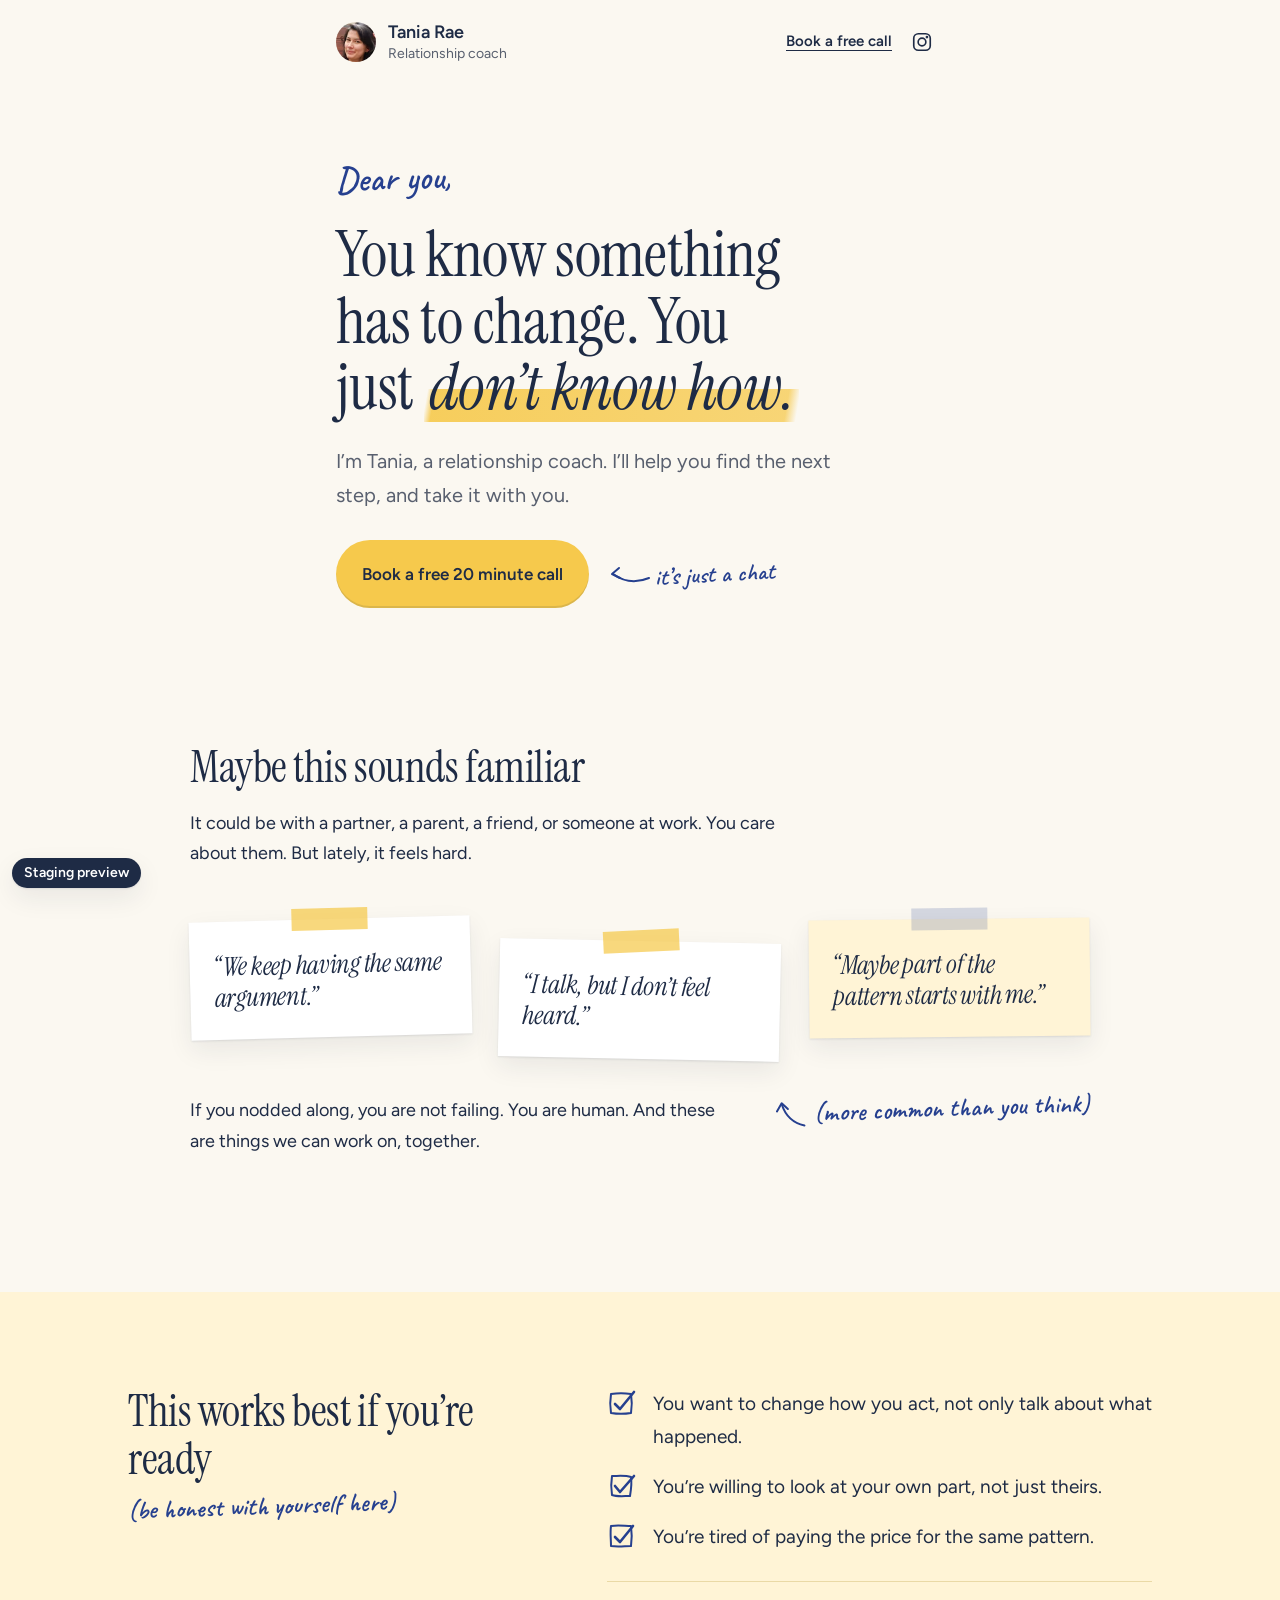
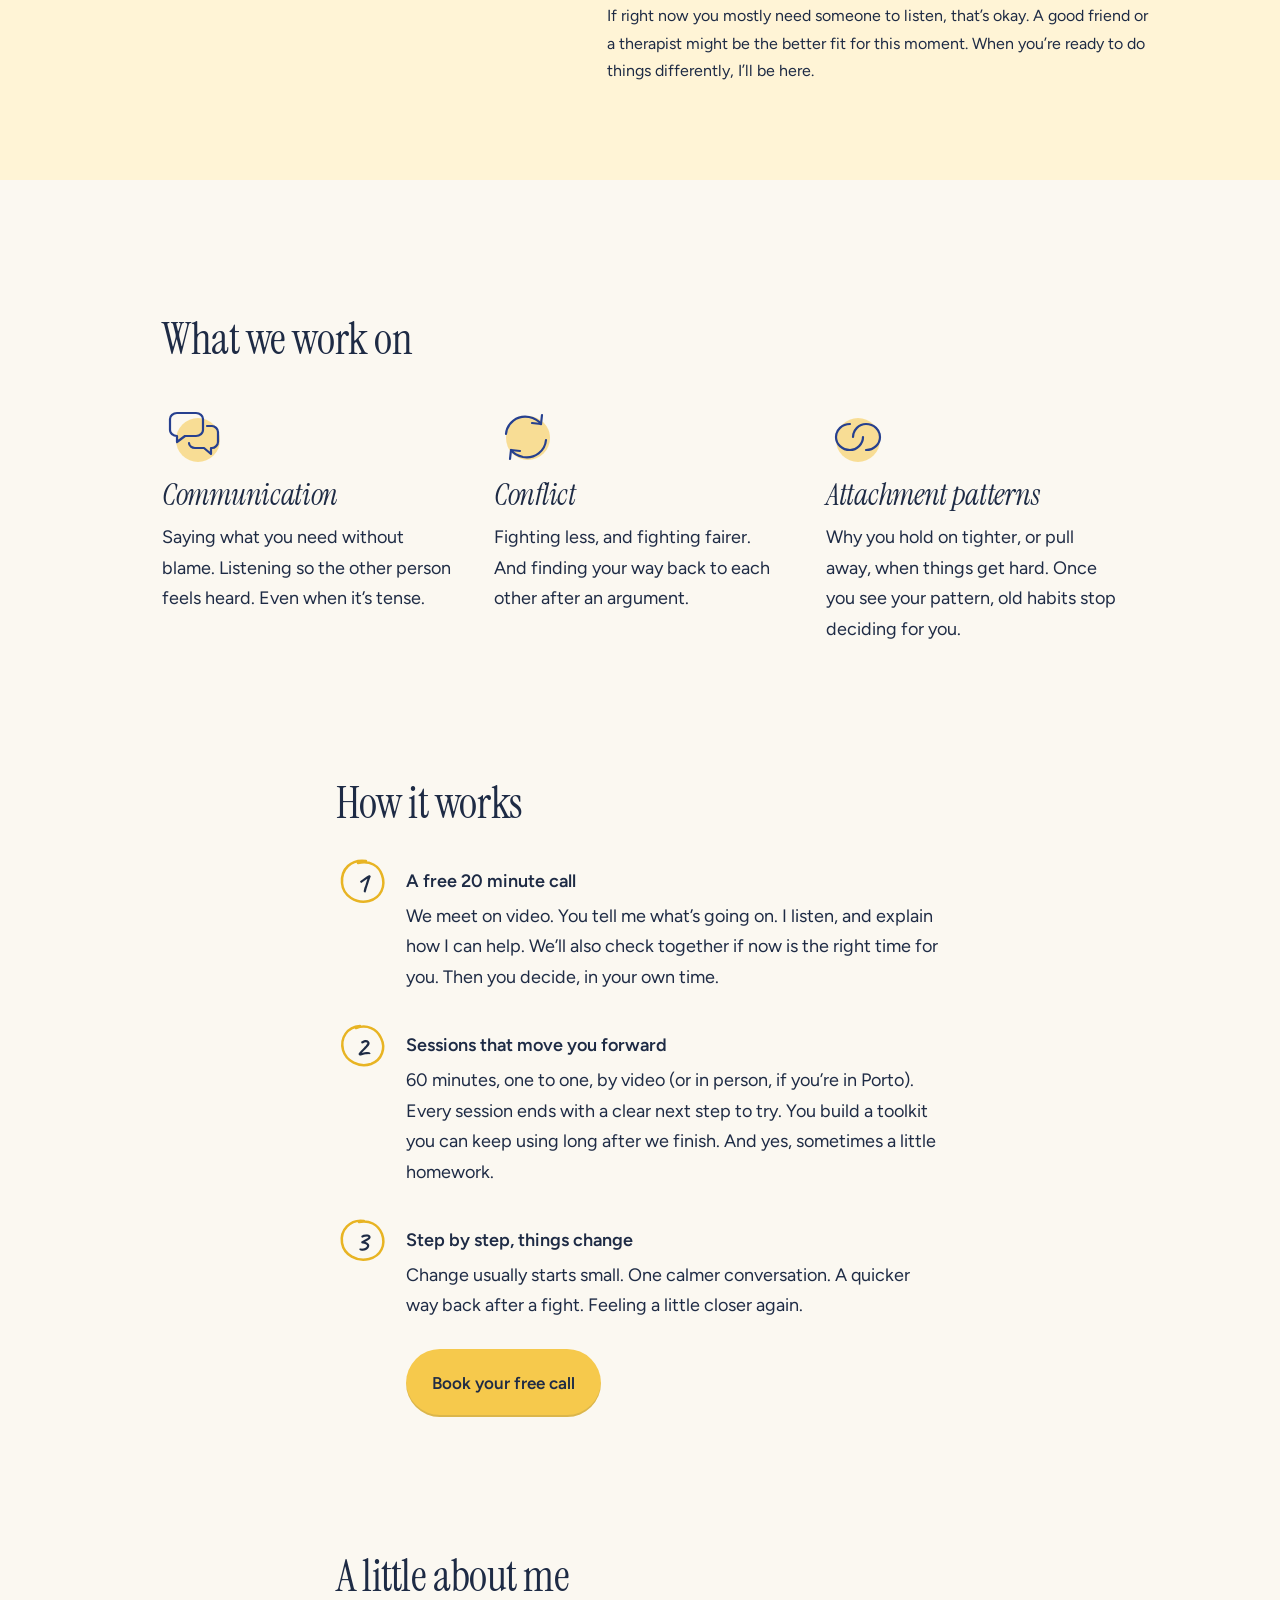
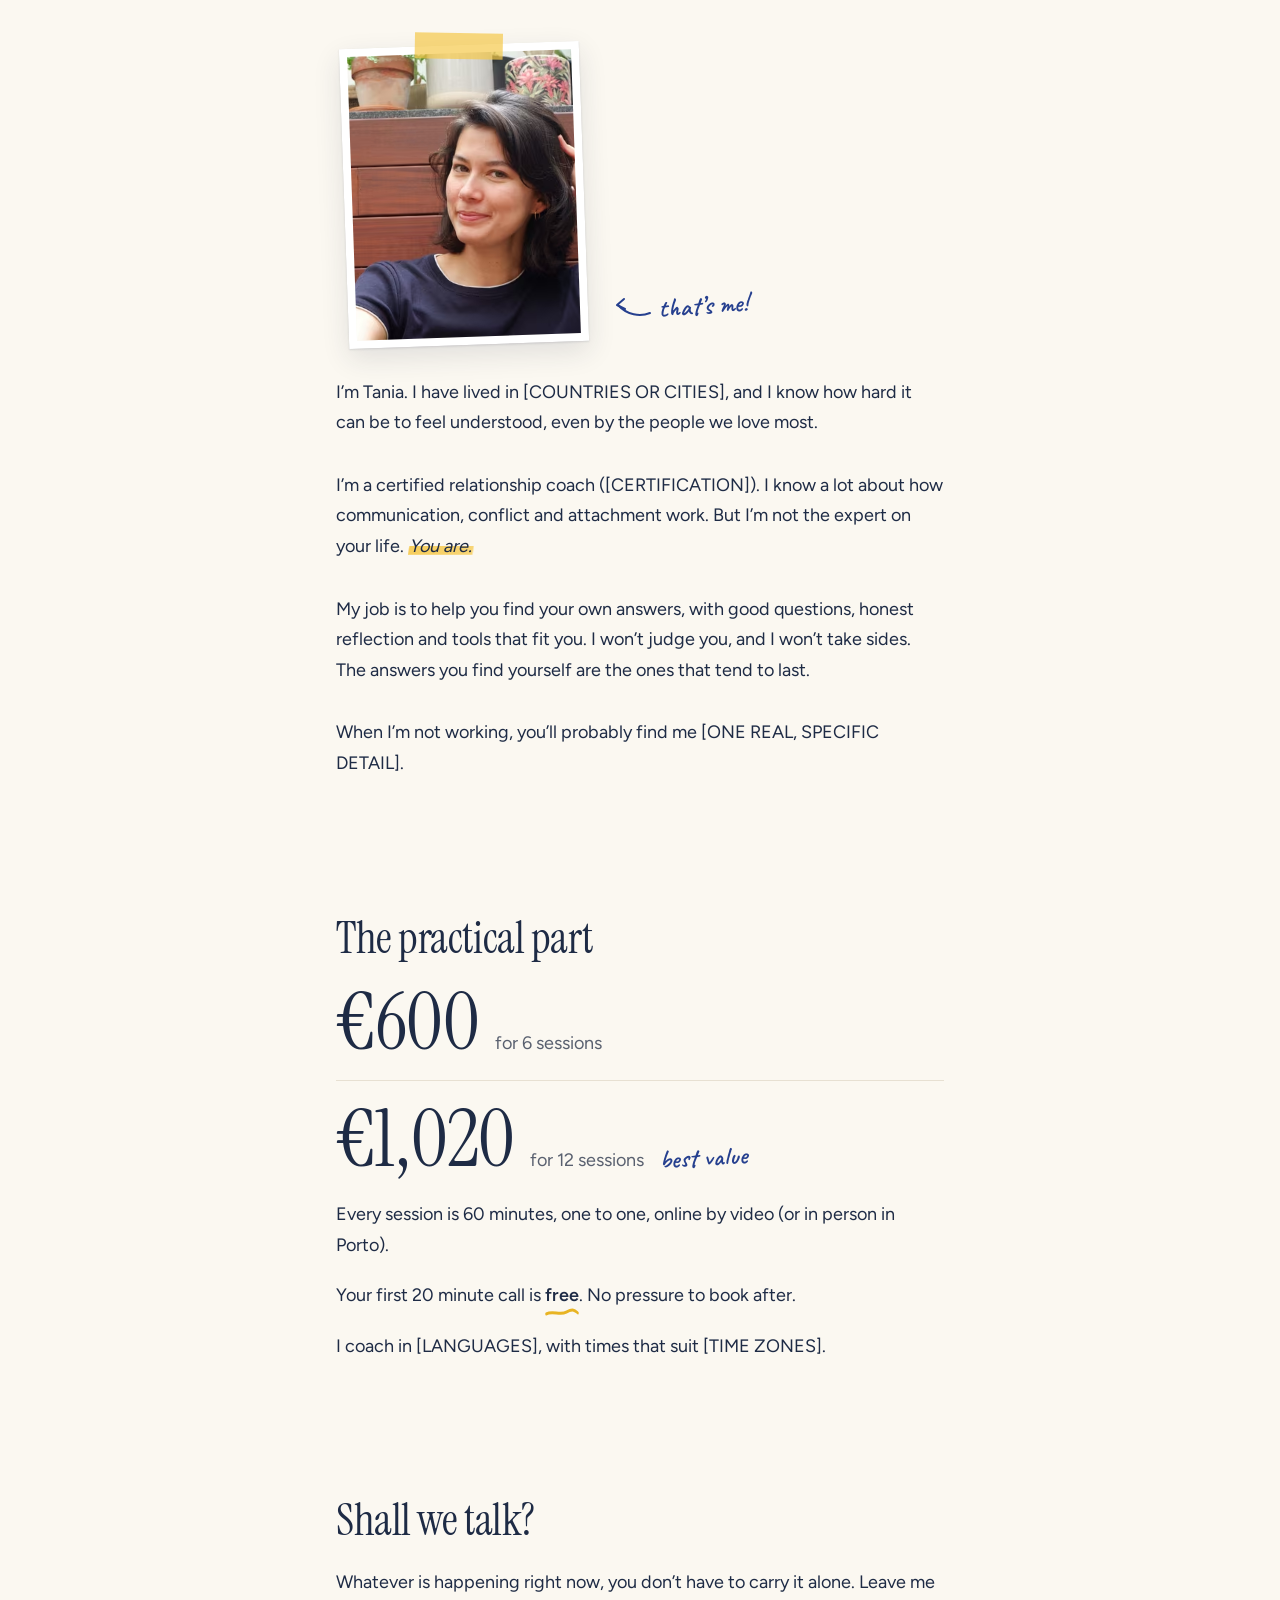
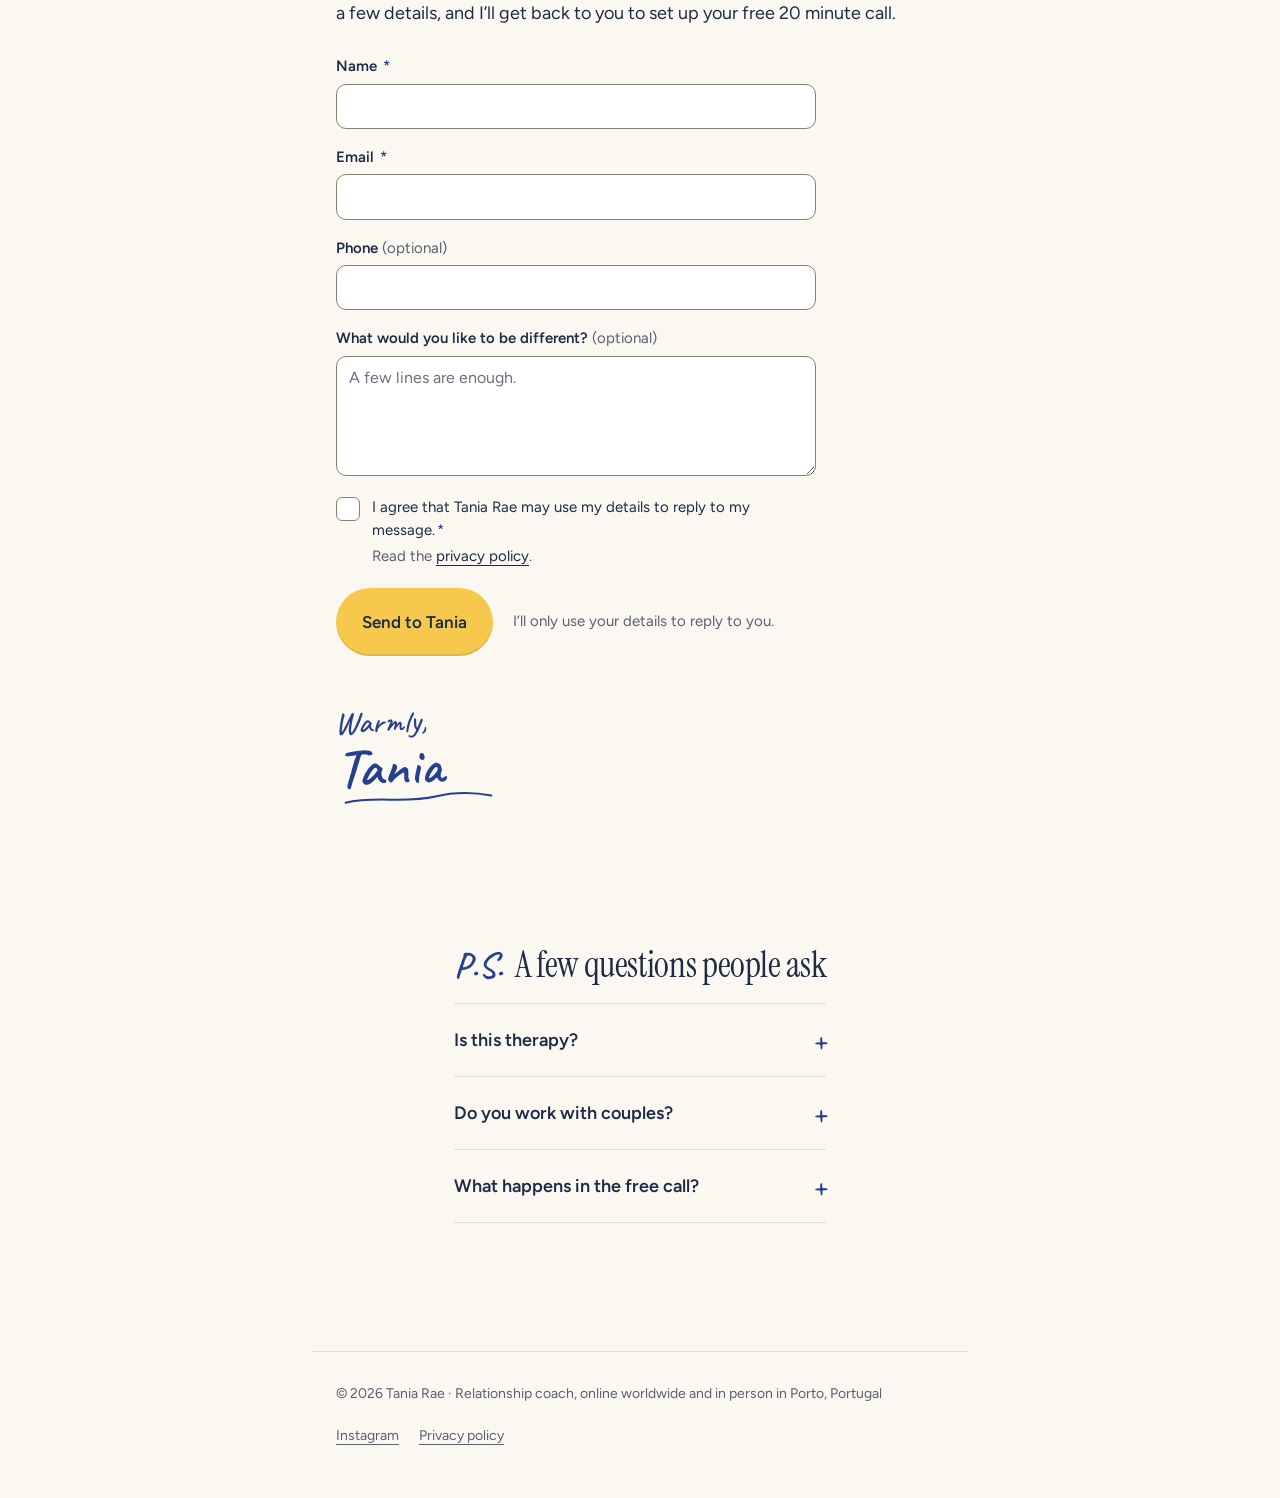
<file: index.html>
<!doctype html>
<html lang="en">
<head>
<meta charset="utf-8">
<meta name="viewport" content="width=device-width, initial-scale=1">
<!-- STAGING-ONLY -->
<meta name="robots" content="noindex, nofollow">
<!-- /STAGING-ONLY -->
<title>Tania Rae · Relationship Coach in Porto and Online</title>
<meta name="description" content="Relationship coaching with Tania Rae, online worldwide or in person in Porto: communication, conflict and attachment patterns. Free 20 minute call.">
<link rel="canonical" href="https://nathgouvea.github.io/taniarae-site-staging/">

<!-- Social sharing (Open Graph + Twitter/X) -->
<meta property="og:type" content="website">
<meta property="og:site_name" content="Tania Rae">
<meta property="og:locale" content="en_GB">
<meta property="og:title" content="Tania Rae · Relationship Coach in Porto and Online">
<meta property="og:description" content="You know something has to change. You just don’t know how. One to one relationship coaching, online or in Porto. Start with a free 20 minute call.">
<meta property="og:url" content="https://nathgouvea.github.io/taniarae-site-staging/">
<meta property="og:image" content="https://nathgouvea.github.io/taniarae-site-staging/assets/images/og-image.jpg">
<meta property="og:image:width" content="1200">
<meta property="og:image:height" content="630">
<meta property="og:image:alt" content="Tania Rae smiling, next to the words: You know something has to change. You just don’t know how.">
<meta name="twitter:card" content="summary_large_image">

<!-- Icons -->
<link rel="icon" href="assets/images/favicon.svg" type="image/svg+xml">
<link rel="icon" href="assets/images/favicon-32.png" sizes="32x32" type="image/png">
<link rel="apple-touch-icon" href="assets/images/apple-touch-icon.png">
<link rel="manifest" href="site.webmanifest">
<meta name="theme-color" content="#FBF8F1">

<!-- Fonts used above the fold, loaded early -->
<link rel="preload" href="assets/fonts/instrument-serif-latin-400-normal.woff2" as="font" type="font/woff2" crossorigin>
<link rel="preload" href="assets/fonts/figtree-latin-400-normal.woff2" as="font" type="font/woff2" crossorigin>
<link rel="stylesheet" href="assets/css/styles.css">

<!-- Structured data for search engines and AI answers.
     Keep it in sync with the visible text (prices, FAQ, languages). -->
<script type="application/ld+json">
{
  "@context": "https://schema.org",
  "@graph": [
    {
      "@type": "Person",
      "@id": "https://nathgouvea.github.io/taniarae-site-staging/#tania",
      "name": "Tania Rae",
      "jobTitle": "Relationship coach",
      "description": "Tania Rae is a relationship coach based in Porto, Portugal. She offers one to one coaching online worldwide and in person in Porto, on communication, conflict and attachment patterns.",
      "image": "https://nathgouvea.github.io/taniarae-site-staging/assets/images/tania-900.jpg",
      "url": "https://nathgouvea.github.io/taniarae-site-staging/",
      "sameAs": ["https://www.instagram.com/coaching.with.tania/"],
      "knowsAbout": ["Relationship coaching", "Communication", "Conflict", "Attachment patterns"],
      "knowsLanguage": "[LANGUAGES]"
    },
    {
      "@type": "ProfessionalService",
      "@id": "https://nathgouvea.github.io/taniarae-site-staging/#service",
      "name": "Tania Rae, relationship coach",
      "description": "One to one relationship coaching with Tania Rae: communication, conflict and attachment patterns. Sessions are 60 minutes, online by video worldwide or in person in Porto, Portugal. The first 20 minute call is free.",
      "url": "https://nathgouvea.github.io/taniarae-site-staging/",
      "image": "https://nathgouvea.github.io/taniarae-site-staging/assets/images/og-image.jpg",
      "founder": { "@id": "https://nathgouvea.github.io/taniarae-site-staging/#tania" },
      "address": { "@type": "PostalAddress", "addressLocality": "Porto", "addressCountry": "PT" },
      "areaServed": [
        { "@type": "City", "name": "Porto" },
        { "@type": "Place", "name": "Worldwide (online)" }
      ],
      "availableLanguage": "[LANGUAGES]",
      "priceRange": "€600–€1,020",
      "sameAs": ["https://www.instagram.com/coaching.with.tania/"],
      "makesOffer": [
        {
          "@type": "Offer",
          "name": "6 coaching sessions",
          "description": "6 sessions of 60 minutes, one to one, online by video or in person in Porto.",
          "price": "600",
          "priceCurrency": "EUR",
          "itemOffered": { "@type": "Service", "name": "Relationship coaching, 6 sessions" }
        },
        {
          "@type": "Offer",
          "name": "12 coaching sessions",
          "description": "12 sessions of 60 minutes, one to one, online by video or in person in Porto.",
          "price": "1020",
          "priceCurrency": "EUR",
          "itemOffered": { "@type": "Service", "name": "Relationship coaching, 12 sessions" }
        },
        {
          "@type": "Offer",
          "name": "Free 20 minute call",
          "price": "0",
          "priceCurrency": "EUR",
          "itemOffered": { "@type": "Service", "name": "Free 20 minute introductory video call" }
        }
      ]
    },
    {
      "@type": "FAQPage",
      "mainEntity": [
        {
          "@type": "Question",
          "name": "Is this therapy?",
          "acceptedAnswer": { "@type": "Answer", "text": "No. Therapy often looks at the past and at mental health. Coaching focuses on skills for your relationships today. If I think a therapist would help you more, I’ll tell you honestly." }
        },
        {
          "@type": "Question",
          "name": "Do you work with couples?",
          "acceptedAnswer": { "@type": "Answer", "text": "Not right now. I work one to one, just with you. We focus on your side: how you speak, listen and respond. When one person changes the pattern, the other can respond differently too." }
        },
        {
          "@type": "Question",
          "name": "What happens in the free call?",
          "acceptedAnswer": { "@type": "Answer", "text": "We talk for 20 minutes on video. You tell me what’s going on and ask anything. No sales pitch, and no pressure to book." }
        }
      ]
    }
  ]
}
</script>
</head>
<body>
<a class="skip" href="#letter">Skip to the letter</a>

<!-- ======================================================================
     SECTION: Header (avatar, name, "Book a free call", Instagram)
     ====================================================================== -->
<header class="site-header col">
  <!-- STAGING-ONLY -->
  <p class="staging-ribbon">Staging preview</p>
  <!-- /STAGING-ONLY -->
  <span class="brand">
    <picture>
      <source type="image/avif" srcset="assets/images/tania-avatar-80.avif 2x, assets/images/tania-avatar-120.avif 3x">
      <source type="image/webp" srcset="assets/images/tania-avatar-80.webp 2x, assets/images/tania-avatar-120.webp 3x">
      <img class="brand__avatar" src="assets/images/tania-avatar-80.jpg" srcset="assets/images/tania-avatar-80.jpg 2x, assets/images/tania-avatar-120.jpg 3x" alt="" width="40" height="40" fetchpriority="high">
    </picture>
    <span class="brand__text"><span class="brand__name">Tania Rae</span><span class="brand__role">Relationship coach</span></span>
  </span>
  <nav class="header-actions" aria-label="Quick links">
    <a class="header-cta" href="#contact" aria-label="Book a free call"><span class="only-wide" aria-hidden="true">Book a free call</span><span class="only-narrow header-cta__phone" aria-hidden="true"><svg width="20" height="20" viewBox="0 0 24 24" fill="none" stroke="#1E2B45" stroke-width="1.9" stroke-linecap="round" stroke-linejoin="round"><path d="M5 3.5h3.5l2 5-2.5 1.6a11.5 11.5 0 0 0 5.9 5.9l1.6-2.5 5 2v3.5a2 2 0 0 1-2.2 2A17 17 0 0 1 3 5.7a2 2 0 0 1 2-2.2z"/></svg></span></a>
    <a class="icon-link" href="https://www.instagram.com/coaching.with.tania/" aria-label="Tania on Instagram"><svg width="22" height="22" viewBox="0 0 24 24" fill="none" stroke="#1E2B45" stroke-width="1.8" stroke-linecap="round" stroke-linejoin="round" aria-hidden="true"><rect x="3" y="3" width="18" height="18" rx="5"/><circle cx="12" cy="12" r="4.2"/><circle cx="17.4" cy="6.6" r="0.6" fill="#1E2B45"/></svg></a>
  </nav>
</header>

<main id="letter" class="letter">

<!-- ======================================================================
     SECTION: Hero ("Dear you," + headline + main button)
     ====================================================================== -->
<section class="hero col stack" aria-labelledby="hero-title">
  <p class="hand hero__greeting tilt-2">Dear you,</p>
  <h1 id="hero-title" class="serif hero__title">You know something has to change. You just <em class="mark">don’t know how.</em></h1>
  <p class="hero__lead">I’m Tania, a relationship coach. I’ll help you find the next step, and take it with you.</p>
  <div class="hero__actions">
    <a class="btn" href="#contact">Book a free 20 minute call</a>
    <span class="scribble">
      <svg class="only-wide" width="44" height="24" viewBox="0 0 44 24" fill="none" stroke="#26408F" stroke-width="2" stroke-linecap="round" stroke-linejoin="round" aria-hidden="true"><path d="M42 16C30 21 17 20 6 12"/><path d="M12 6L5 12l8 4"/></svg>
      <svg class="only-narrow" width="30" height="36" viewBox="0 0 30 36" fill="none" stroke="#26408F" stroke-width="2" stroke-linecap="round" stroke-linejoin="round" aria-hidden="true"><path d="M26 32C14 30 8 20 10 5"/><path d="M4 11l6-7 6 7"/></svg>
      <span class="hand scribble__text tilt-3">it’s just a chat</span>
    </span>
  </div>
</section>

<!-- ======================================================================
     SECTION: Maybe this sounds familiar (post-it notes)
     To add a post-it: copy one <li class="postit">…</li> block.
     Tilt, position and colour are set automatically by the CSS.
     ====================================================================== -->
<section class="familiar wide stack" aria-labelledby="for-title">
  <div class="section-intro stack">
    <h2 id="for-title" class="serif">Maybe this sounds familiar</h2>
    <p>It could be with a partner, a parent, a friend, or someone at work. You care about them. But lately, it feels hard.</p>
  </div>
  <ul class="postits">
    <li class="postit"><p>“We keep having the same argument.”</p></li>
    <li class="postit"><p>“I talk, but I don’t feel heard.”</p></li>
    <li class="postit"><p>“Maybe part of the pattern starts with me.”</p></li>
  </ul>
  <div class="aside-row">
    <p>If you nodded along, you are not failing. You are human. And these are things we can work on, together.</p>
    <p class="hand aside-note"><svg width="34" height="30" viewBox="0 0 34 30" fill="none" stroke="#26408F" stroke-width="2" stroke-linecap="round" stroke-linejoin="round" aria-hidden="true"><path d="M30 26C22 24 12 18 8 4"/><path d="M3 11l5-8 6 6"/></svg>(more common than you think)</p>
  </div>
</section>

<!-- ======================================================================
     SECTION: This works best if you're ready (yellow band + checklist)
     To add a point: copy one <li>…</li> inside <ul class="ticks">.
     The hand-drawn ticked box is added automatically.
     ====================================================================== -->
<section class="band" aria-labelledby="ready-title">
  <div class="ready wide">
    <div class="ready__head stack">
      <h2 id="ready-title" class="serif">This works best if you’re ready</h2>
      <p class="hand tilt-2">(be honest with yourself here)</p>
    </div>
    <div class="ready__body stack">
      <ul class="ticks">
        <li>You want to change how you act, not only talk about what happened.</li>
        <li>You’re willing to look at your own part, not just theirs.</li>
        <li>You’re tired of paying the price for the same pattern.</li>
      </ul>
      <p class="ready__note">If right now you mostly need someone to listen, that’s okay. A good friend or a therapist might be the better fit for this moment. When you’re ready to do things differently, I’ll be here.</p>
    </div>
  </div>
</section>

<!-- ======================================================================
     SECTION: What we work on (cards with icons)
     To add a card: copy one <li class="card">…</li> block
     (icon <svg>, <h3> title, <p> text).
     ====================================================================== -->
<section class="areas wide stack" aria-labelledby="areas-title">
  <h2 id="areas-title" class="serif">What we work on</h2>
  <ul class="cards">
    <li class="card">
      <svg width="64" height="64" viewBox="0 0 64 64" fill="none" stroke="#26408F" stroke-width="2.2" stroke-linecap="round" stroke-linejoin="round" aria-hidden="true"><circle cx="36" cy="36" r="22" fill="#F6C94C" fill-opacity=".55" stroke="none"/><path d="M8 15c0-3 3-6 7-6h19c4 0 7 3 7 6v11c0 3-3 6-7 6H23l-8 6v-6c-4 0-7-3-7-6z"/><path d="M45 22h5c3 0 6 3 6 6v10c0 3-3 6-6 6h-1v6l-7-6H33c-3 0-6-2-6-5"/></svg>
      <h3>Communication</h3>
      <p>Saying what you need without blame. Listening so the other person feels heard. Even when it’s tense.</p>
    </li>
    <li class="card">
      <svg width="64" height="64" viewBox="0 0 64 64" fill="none" stroke="#26408F" stroke-width="2.2" stroke-linecap="round" stroke-linejoin="round" aria-hidden="true"><circle cx="34" cy="34" r="22" fill="#F6C94C" fill-opacity=".55" stroke="none"/><path d="M12 30c1-11 11-19 23-17 5 1 9 3 12 7"/><path d="M48 11l-1 9-9-1"/><path d="M52 36c-1 11-11 19-23 17-5-1-9-3-12-7"/><path d="M16 55l1-9 9 1"/></svg>
      <h3>Conflict</h3>
      <p>Fighting less, and fighting fairer. And finding your way back to each other after an argument.</p>
    </li>
    <li class="card">
      <svg width="64" height="64" viewBox="0 0 64 64" fill="none" stroke="#26408F" stroke-width="2.2" stroke-linecap="round" stroke-linejoin="round" aria-hidden="true"><circle cx="32" cy="36" r="22" fill="#F6C94C" fill-opacity=".55" stroke="none"/><path d="M24 20c-8 0-14 6-14 13s6 13 14 13c7 0 13-6 13-13"/><path d="M40 46c8 0 14-6 14-13s-6-13-14-13c-7 0-13 6-13 13"/></svg>
      <h3>Attachment patterns</h3>
      <p>Why you hold on tighter, or pull away, when things get hard. Once you see your pattern, old habits stop deciding for you.</p>
    </li>
  </ul>
</section>

<!-- ======================================================================
     SECTION: How it works (numbered steps)
     To add a step: copy one <li class="step">…</li> block.
     The number in the hand-drawn circle is added automatically.
     ====================================================================== -->
<section class="how col stack" aria-labelledby="how-title">
  <h2 id="how-title" class="serif">How it works</h2>
  <ol class="steps">
    <li class="step">
      <h3>A free 20 minute call</h3>
      <p>We meet on video. You tell me what’s going on. I listen, and explain how I can help. We’ll also check together if now is the right time for you. Then you decide, in your own time.</p>
    </li>
    <li class="step">
      <h3>Sessions that move you forward</h3>
      <p>60 minutes, one to one, by video (or in person, if you’re in Porto). Every session ends with a clear next step to try. You build a toolkit you can keep using long after we finish. And yes, sometimes a little homework.</p>
    </li>
    <li class="step">
      <h3>Step by step, things change</h3>
      <p>Change usually starts small. One calmer conversation. A quicker way back after a fight. Feeling a little closer again.</p>
    </li>
  </ol>
  <div class="how__cta"><a class="btn" href="#contact">Book your free call</a></div>
</section>

<!-- ======================================================================
     SECTION: A little about me (polaroid photo + text)
     ====================================================================== -->
<section class="about col stack" aria-labelledby="about-title">
  <h2 id="about-title" class="serif">A little about me</h2>
  <figure class="about__figure">
    <div class="polaroid">
      <picture>
        <source type="image/avif" srcset="assets/images/tania-320.avif 320w, assets/images/tania-480.avif 480w, assets/images/tania-720.avif 720w" sizes="240px">
        <source type="image/webp" srcset="assets/images/tania-320.webp 320w, assets/images/tania-480.webp 480w, assets/images/tania-720.webp 720w" sizes="240px">
        <img src="assets/images/tania-480.jpg" srcset="assets/images/tania-320.jpg 320w, assets/images/tania-480.jpg 480w, assets/images/tania-720.jpg 720w" sizes="240px" alt="Tania smiling, sitting in front of a wooden wall with plants behind her" width="480" height="600" loading="lazy" decoding="async">
      </picture>
    </div>
    <figcaption class="hand about__caption">
      <svg class="only-wide" width="40" height="28" viewBox="0 0 40 28" fill="none" stroke="#26408F" stroke-width="2" stroke-linecap="round" stroke-linejoin="round" aria-hidden="true"><path d="M38 20C28 24 15 22 6 12"/><path d="M12 6L5 12l8 4"/></svg>
      <svg class="only-narrow" width="30" height="36" viewBox="0 0 30 36" fill="none" stroke="#26408F" stroke-width="2" stroke-linecap="round" stroke-linejoin="round" aria-hidden="true"><path d="M26 32C14 30 8 20 10 5"/><path d="M4 11l6-7 6 7"/></svg>
      <span class="tilt-4">that’s me!</span>
    </figcaption>
  </figure>
  <p>I’m Tania. I have lived in [COUNTRIES OR CITIES], and I know how hard it can be to feel understood, even by the people we love most.</p>
  <p>I’m a certified relationship coach ([CERTIFICATION]). I know a lot about how communication, conflict and attachment work. But I’m not the expert on your life. <em class="mark">You are.</em></p>
  <p>My job is to help you find your own answers, with good questions, honest reflection and tools that fit you. I won’t judge you, and I won’t take sides. The answers you find yourself are the ones that tend to last.</p>
  <p>When I’m not working, you’ll probably find me [ONE REAL, SPECIFIC DETAIL].</p>
</section>

<!-- ======================================================================
     SECTION: The practical part (prices)
     If prices change, also update the JSON-LD in <head> and llms.txt.
     ====================================================================== -->
<section class="prices col stack" aria-labelledby="price-title">
  <h2 id="price-title" class="serif">The practical part</h2>
  <div class="price-list">
    <div class="price">
      <p class="price__amount">€600</p>
      <p class="price__per">for 6 sessions</p>
    </div>
    <div class="price">
      <p class="price__amount">€1,020</p>
      <p class="price__per">for 12 sessions</p>
      <p class="hand price__badge tilt-3">best value</p>
    </div>
  </div>
  <p>Every session is 60 minutes, one to one, online by video (or in person in Porto).</p>
  <p>Your first 20 minute call is <span class="squiggle">free<svg width="100%" height="10" viewBox="0 0 60 10" preserveAspectRatio="none" fill="none" stroke="#E8B423" stroke-width="3" stroke-linecap="round" aria-hidden="true"><path d="M2 7C14 3 26 9 38 5s16-1 20 1"/></svg></span>. No pressure to book after.</p>
  <p>I coach in [LANGUAGES], with times that suit [TIME ZONES].</p>
</section>

<!-- ======================================================================
     SECTION: Shall we talk? (contact form, Formspree)
     Logic lives in assets/js/form.js. Never remove the consent checkbox,
     the labels or the honeypot field.
     ====================================================================== -->
<section id="contact" class="contact col stack" aria-labelledby="book-title">
  <h2 id="book-title" class="serif">Shall we talk?</h2>
  <p>Whatever is happening right now, you don’t have to carry it alone. Leave me a few details, and I’ll get back to you to set up your free 20 minute call.</p>

  <form class="form" id="contact-form" action="https://formspree.io/f/mzerebvd" method="POST">
    <input type="hidden" name="_subject" value="[STAGING] New message from your website">
    <div class="hp" aria-hidden="true"><label>Leave this empty <input type="text" name="_gotcha" tabindex="-1" autocomplete="off"></label></div>

    <p class="form-status" id="form-status" role="alert" hidden></p>

    <div class="field">
      <label for="f-name">Name <span class="req" aria-hidden="true">*</span></label>
      <input class="input" id="f-name" name="name" type="text" autocomplete="name" required>
      <p class="error" id="f-name-error" hidden></p>
    </div>
    <div class="field">
      <label for="f-email">Email <span class="req" aria-hidden="true">*</span></label>
      <input class="input" id="f-email" name="email" type="email" autocomplete="email" required>
      <p class="error" id="f-email-error" hidden></p>
    </div>
    <div class="field">
      <label for="f-phone">Phone <span class="opt">(optional)</span></label>
      <input class="input" id="f-phone" name="phone" type="tel" autocomplete="tel">
    </div>
    <div class="field">
      <label for="f-msg">What would you like to be different? <span class="opt">(optional)</span></label>
      <textarea class="input" id="f-msg" name="message" rows="4" placeholder="A few lines are enough."></textarea>
    </div>
    <div class="consent-wrap">
      <div class="consent">
        <input id="f-consent" name="consent" type="checkbox" value="yes" required>
        <label for="f-consent">I agree that Tania Rae may use my details to reply to my <span class="nowrap">message.<span class="req" aria-hidden="true">*</span></span></label>
      </div>
      <p class="hint consent-hint">Read the <a href="privacy.html">privacy policy</a>.</p>
      <p class="error consent-hint" id="f-consent-error" hidden></p>
    </div>

    <div class="form-actions">
      <button type="submit" class="btn">Send to Tania</button>
      <p class="hint">I’ll only use your details to reply to you.</p>
    </div>
  </form>

  <div class="form-success" id="form-success" tabindex="-1" hidden>
    <p class="form-success__title">Thank you. I’ll be in touch soon.</p>
    <p class="hand form-success__sign">Warmly, Tania</p>
  </div>

  <div class="signature tilt-2" id="signature">
    <p class="hand signature__warmly">Warmly,</p>
    <p class="hand signature__name">Tania</p>
    <svg width="150" height="16" viewBox="0 0 150 16" fill="none" stroke="#26408F" stroke-width="2" stroke-linecap="round" aria-hidden="true"><path d="M2 10C30 4 62 13 92 7c20-4 38-3 56 1"/></svg>
  </div>
</section>

<!-- ======================================================================
     SECTION: P.S. A few questions people ask (FAQ)
     To add a question: copy one <details>…</details> block.
     Also add the same question and answer, word for word, to the
     FAQPage JSON-LD in <head>.
     ====================================================================== -->
<section class="faq col stack" aria-labelledby="faq-title">
  <h2 id="faq-title" class="faq__title"><span class="hand">P.S.</span><span class="serif">A few questions people ask</span></h2>
  <div>
    <details>
      <summary>Is this therapy?</summary>
      <p>No. Therapy often looks at the past and at mental health. Coaching focuses on skills for your relationships today. If I think a therapist would help you more, I’ll tell you honestly.</p>
    </details>
    <details>
      <summary>Do you work with couples?</summary>
      <p>Not right now. I work one to one, just with you. We focus on your side: how you speak, listen and respond. When one person changes the pattern, the other can respond differently too.</p>
    </details>
    <details>
      <summary>What happens in the free call?</summary>
      <p>We talk for 20 minutes on video. You tell me what’s going on and ask anything. No sales pitch, and no pressure to book.</p>
    </details>
  </div>
</section>

</main>

<!-- ======================================================================
     SECTION: Footer
     ====================================================================== -->
<footer class="site-footer col">
  <p>© 2026 Tania Rae · Relationship coach, online worldwide and in person in Porto, Portugal</p>
  <nav aria-label="Footer">
    <ul>
      <li><a href="https://www.instagram.com/coaching.with.tania/">Instagram</a></li>
      <li><a href="privacy.html">Privacy policy</a></li>
    </ul>
  </nav>
</footer>

<script src="assets/js/form.js" defer></script>
</body>
</html>
</file>
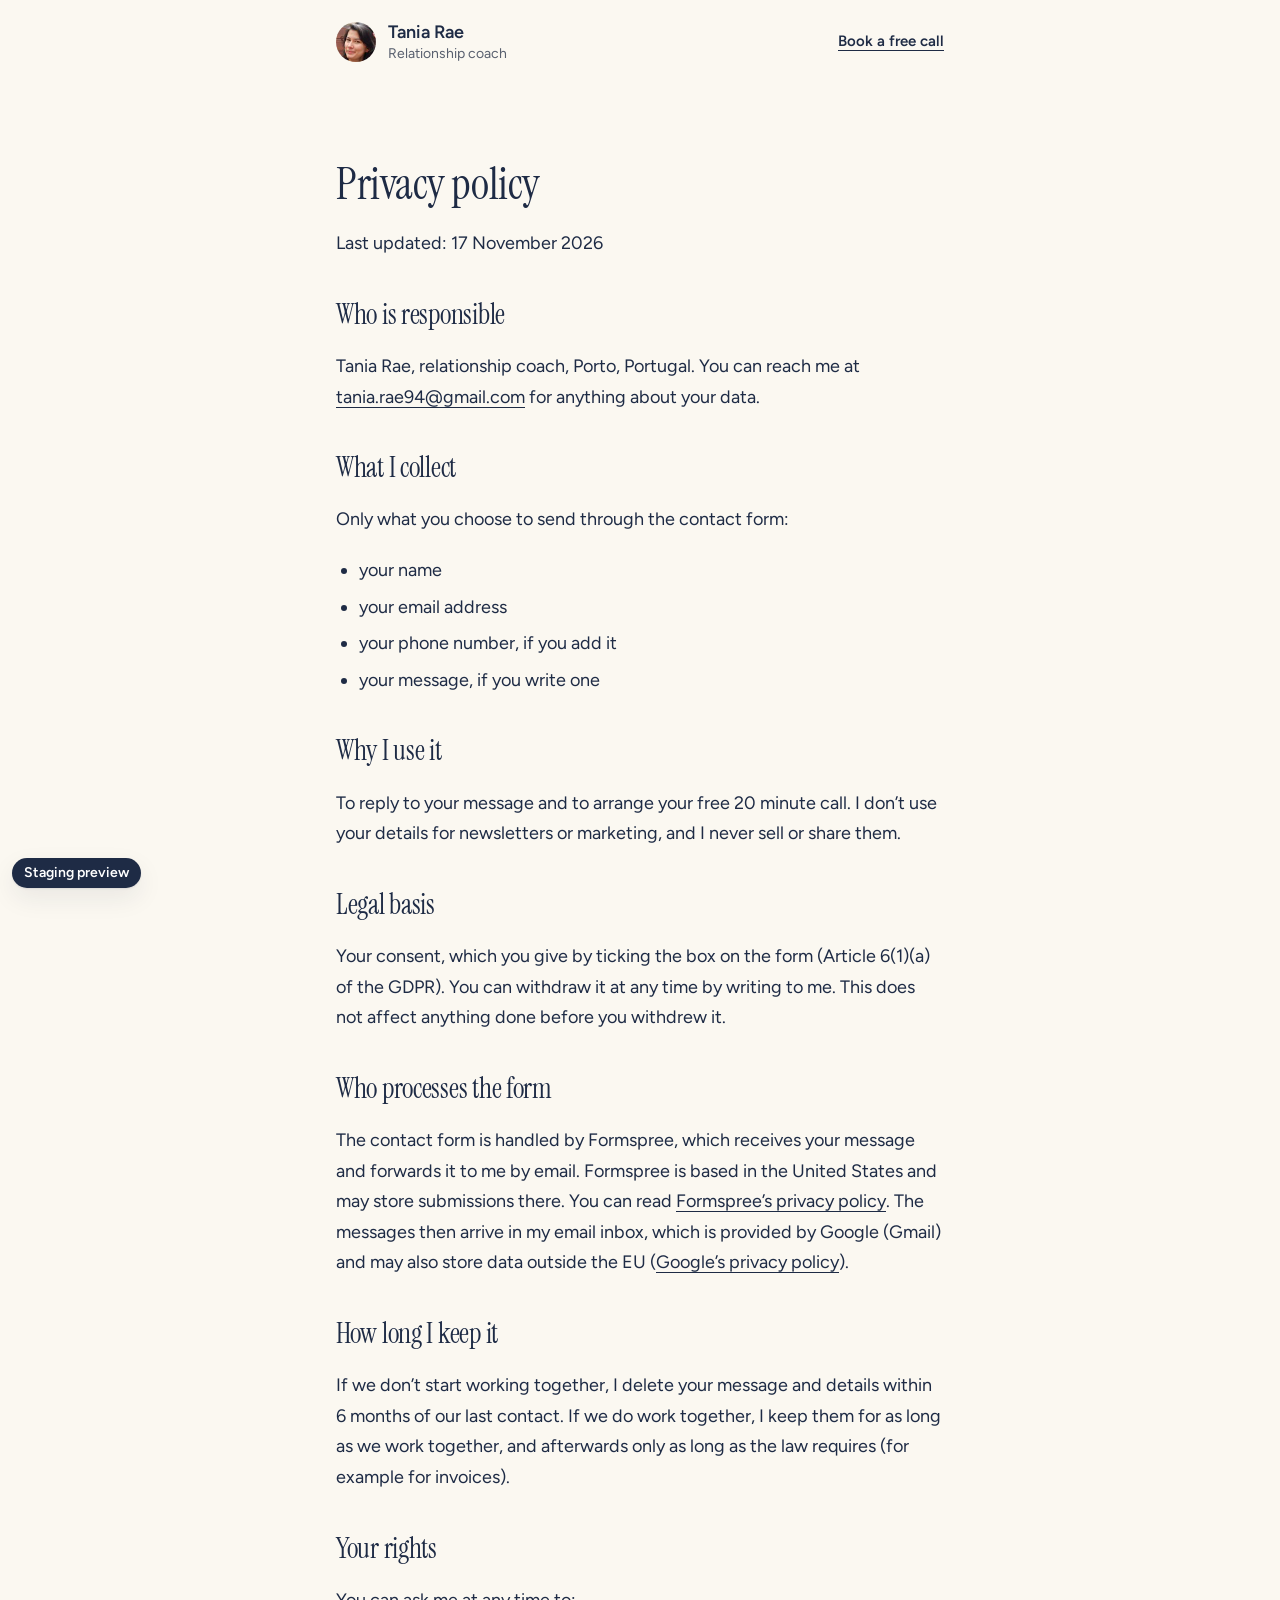
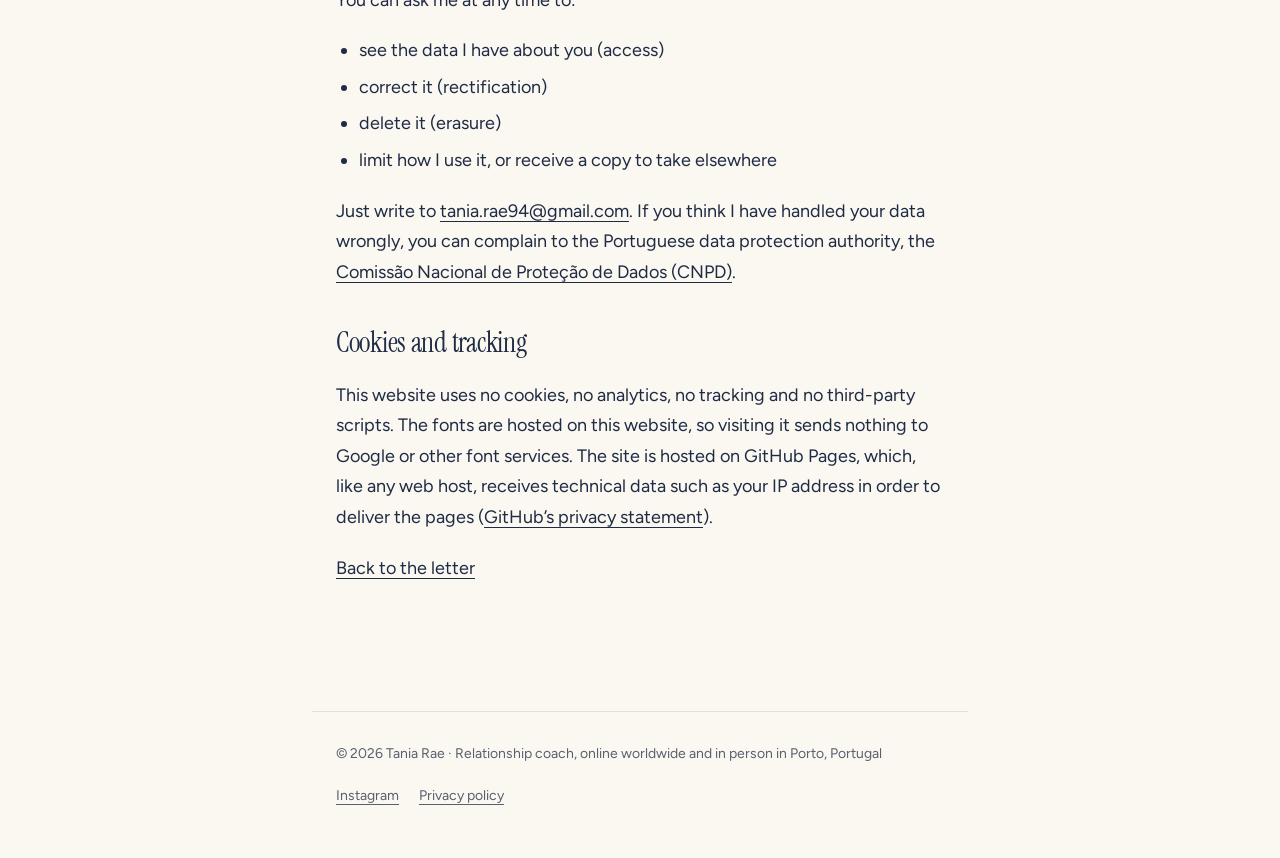
<file: privacy.html>
<!doctype html>
<html lang="en">
<head>
<meta charset="utf-8">
<meta name="viewport" content="width=device-width, initial-scale=1">
<!-- STAGING-ONLY -->
<meta name="robots" content="noindex, nofollow">
<!-- /STAGING-ONLY -->
<title>Privacy Policy · Tania Rae, Relationship Coach in Porto</title>
<meta name="description" content="How Tania Rae, relationship coach in Porto, handles the details you send through the contact form: what is collected, why, for how long, and your rights.">
<link rel="canonical" href="https://nathgouvea.github.io/taniarae-site-staging/privacy.html">
<meta property="og:type" content="website">
<meta property="og:site_name" content="Tania Rae">
<meta property="og:title" content="Privacy Policy · Tania Rae">
<meta property="og:description" content="How Tania Rae handles the details you send through the contact form.">
<meta property="og:url" content="https://nathgouvea.github.io/taniarae-site-staging/privacy.html">
<meta property="og:image" content="https://nathgouvea.github.io/taniarae-site-staging/assets/images/og-image.jpg">
<meta name="twitter:card" content="summary_large_image">
<link rel="icon" href="assets/images/favicon.svg" type="image/svg+xml">
<link rel="icon" href="assets/images/favicon-32.png" sizes="32x32" type="image/png">
<link rel="apple-touch-icon" href="assets/images/apple-touch-icon.png">
<link rel="manifest" href="site.webmanifest">
<meta name="theme-color" content="#FBF8F1">
<link rel="stylesheet" href="assets/css/styles.css">
</head>
<body>
<a class="skip" href="#content">Skip to the content</a>

<header class="site-header col">
  <!-- STAGING-ONLY -->
  <p class="staging-ribbon">Staging preview</p>
  <!-- /STAGING-ONLY -->
  <a class="brand brand--link" href="./">
    <img class="brand__avatar" src="assets/images/tania-avatar-80.jpg" alt="" width="40" height="40">
    <span class="brand__text"><span class="brand__name">Tania Rae</span><span class="brand__role">Relationship coach</span></span>
  </a>
  <nav class="header-actions" aria-label="Quick links">
    <a class="header-cta" href="./#contact">Book a free call</a>
  </nav>
</header>

<main id="content" class="page col stack">
  <h1>Privacy policy</h1>

  <p>Last updated: 17 November 2026</p>

  <h2>Who is responsible</h2>
  <p>Tania Rae, relationship coach, Porto, Portugal. You can reach me at <a href="mailto:tania.rae94@gmail.com">tania.rae94@gmail.com</a> for anything about your data.</p>

  <h2>What I collect</h2>
  <p>Only what you choose to send through the contact form:</p>
  <ul>
    <li>your name</li>
    <li>your email address</li>
    <li>your phone number, if you add it</li>
    <li>your message, if you write one</li>
  </ul>

  <h2>Why I use it</h2>
  <p>To reply to your message and to arrange your free 20 minute call. I don’t use your details for newsletters or marketing, and I never sell or share them.</p>

  <h2>Legal basis</h2>
  <p>Your consent, which you give by ticking the box on the form (Article 6(1)(a) of the GDPR). You can withdraw it at any time by writing to me. This does not affect anything done before you withdrew it.</p>

  <h2>Who processes the form</h2>
  <p>The contact form is handled by Formspree, which receives your message and forwards it to me by email. Formspree is based in the United States and may store submissions there. You can read <a href="https://formspree.io/legal/privacy-policy/">Formspree’s privacy policy</a>. The messages then arrive in my email inbox, which is provided by Google (Gmail) and may also store data outside the EU (<a href="https://policies.google.com/privacy">Google’s privacy policy</a>).</p>

  <h2>How long I keep it</h2>
  <p>If we don’t start working together, I delete your message and details within 6 months of our last contact. If we do work together, I keep them for as long as we work together, and afterwards only as long as the law requires (for example for invoices).</p>

  <h2>Your rights</h2>
  <p>You can ask me at any time to:</p>
  <ul>
    <li>see the data I have about you (access)</li>
    <li>correct it (rectification)</li>
    <li>delete it (erasure)</li>
    <li>limit how I use it, or receive a copy to take elsewhere</li>
  </ul>
  <p>Just write to <a href="mailto:tania.rae94@gmail.com">tania.rae94@gmail.com</a>. If you think I have handled your data wrongly, you can complain to the Portuguese data protection authority, the <a href="https://www.cnpd.pt/">Comissão Nacional de Proteção de Dados (CNPD)</a>.</p>

  <h2>Cookies and tracking</h2>
  <p>This website uses no cookies, no analytics, no tracking and no third-party scripts. The fonts are hosted on this website, so visiting it sends nothing to Google or other font services. The site is hosted on GitHub Pages, which, like any web host, receives technical data such as your IP address in order to deliver the pages (<a href="https://docs.github.com/en/site-policy/privacy-policies/github-general-privacy-statement">GitHub’s privacy statement</a>).</p>

  <p><a href="./">Back to the letter</a></p>
</main>

<footer class="site-footer col">
  <p>© 2026 Tania Rae · Relationship coach, online worldwide and in person in Porto, Portugal</p>
  <nav aria-label="Footer">
    <ul>
      <li><a href="https://www.instagram.com/coaching.with.tania/">Instagram</a></li>
      <li><a href="privacy.html" aria-current="page">Privacy policy</a></li>
    </ul>
  </nav>
</footer>
</body>
</html>
</file>
<file: assets/css/styles.css>
/* =========================================================================
   Tania Rae · styles.css
   All styles for the site. No framework, no build step.

   HOW TO CHANGE THE LOOK
   Every colour, font, size and spacing value lives in the DESIGN TOKENS
   block right below. Change a value there and it changes everywhere.
   Before changing a colour, check the contrast rules in AGENTS.md.
   ========================================================================= */


/* =========================================================================
   1. DESIGN TOKENS
   ========================================================================= */
:root {
  /* --- Colours ---------------------------------------------------------- */
  --color-paper: #FBF8F1;          /* page background (warm off-white paper) */
  --color-ink: #1E2B45;            /* main text, headings, focus outlines */
  --color-muted: #59606F;          /* secondary text, footer, "(optional)" */
  --color-hand: #26408F;           /* handwritten notes, arrows, icons, asterisks */
  --color-white: #FFFFFF;          /* post-its, inputs, photo border */
  --color-yellow: #F6C94C;         /* buttons, highlighter, tape, icon blobs */
  --color-yellow-hover: #EDB92E;   /* button hover */
  --color-yellow-deep: #E8B423;    /* step circles, "free" squiggle, link hover underline */
  --color-band: #FFF4D6;           /* pale yellow band ("ready" section, yellow post-it) */
  --color-band-rule: #EAD9A6;      /* divider line inside the yellow band */
  --color-rule: #E7E0D2;           /* divider lines on paper (FAQ, prices, footer) */
  --color-input-border: #8A806F;   /* form field borders (3:1 against paper) */
  --color-placeholder: #6B7180;    /* placeholder text in form fields */
  --color-photo-bg: #EFE8DA;       /* shown behind the photo while it loads */
  --color-error: #A3271F;          /* form error text and error borders */
  --color-tape: rgba(246, 201, 76, .72);      /* yellow sticky tape */
  --color-tape-blue: rgba(38, 64, 143, .18);  /* blue tape on the yellow post-it */
  --color-highlight: rgba(246, 201, 76, .9);  /* highlighter-pen strength */
  --shadow-paper: 0 1px 2px rgba(30, 43, 69, .10), 0 10px 26px rgba(30, 43, 69, .08); /* post-it shadow */
  --shadow-photo: 0 1px 2px rgba(30, 43, 69, .12), 0 10px 28px rgba(30, 43, 69, .12); /* photo shadow */

  /* --- Font families ---------------------------------------------------- */
  --font-body: 'Figtree', 'Avenir Next', 'Segoe UI', system-ui, sans-serif;           /* body text */
  --font-serif: 'Instrument Serif', 'Iowan Old Style', 'Palatino Linotype', Georgia, serif; /* headings, quotes, prices */
  --font-hand: 'Caveat', 'Segoe Print', 'Bradley Hand', cursive;                     /* handwritten notes */

  /* --- Font sizes ------------------------------------------------------- */
  --text-xs: 0.875rem;                                    /* footer, header subtitle */
  --text-sm: 0.9375rem;                                   /* labels, hints */
  --text-base: 1rem;                                      /* inputs, small paragraphs */
  --text-body: 1.125rem;                                  /* default body text */
  --text-lead: 1.25rem;                                   /* hero subline */
  --text-h1: clamp(2.25rem, 1.5rem + 3.8vw, 4rem);        /* main headline */
  --text-h2: clamp(2rem, 1.6rem + 1.6vw, 2.75rem);        /* section headings */
  --text-h2-small: clamp(1.75rem, 1.5rem + 1vw, 2.25rem); /* P.S. heading */
  --text-h3-card: 1.875rem;                               /* "What we work on" titles */
  --text-quote: 1.625rem;                                 /* post-it quotes */
  --text-price: clamp(3.5rem, 2.6rem + 4vw, 5rem);        /* €600 / €1,020 */
  --text-hand-sm: 1.5rem;                                 /* small handwritten note */
  --text-hand: 1.625rem;                                  /* handwritten notes */
  --text-hand-lg: 2.25rem;                                /* "Dear you,", "P.S." */
  --text-signature: 3.5rem;                               /* "Tania" signature */

  /* --- Line heights ----------------------------------------------------- */
  --leading-body: 1.7;   /* body text */
  --leading-tight: 1.08; /* big serif headings */

  /* --- Layout widths ---------------------------------------------------- */
  --width-col: 38rem;    /* narrow reading column */
  --width-wide: 64rem;   /* wide sections (post-its, cards) */
  --width-form: 30rem;   /* contact form */
  --gutter: 24px;        /* left/right page padding */

  /* --- Spacing ---------------------------------------------------------- */
  --space-section: clamp(80px, 11vw, 136px);  /* gap between sections */
  --space-top: clamp(24px, 6vw, 88px);        /* space above the hero */
  --space-bottom: clamp(80px, 10vw, 128px);   /* space below the last section */
  --space-band: clamp(56px, 8vw, 96px);       /* padding inside the yellow band */

  /* --- Radii & sizes ---------------------------------------------------- */
  --radius-pill: 999px;  /* buttons */
  --radius-input: 10px;  /* form fields */
  --radius-focus: 6px;   /* rounded focus outline */
  --touch: 44px;         /* minimum touch target (WCAG 2.2) */
}


/* =========================================================================
   2. FONTS (self-hosted, no CDN)
   ========================================================================= */
@font-face { font-family: 'Figtree'; font-style: normal; font-weight: 400; font-display: swap; src: url(../fonts/figtree-latin-400-normal.woff2) format('woff2'); }
@font-face { font-family: 'Figtree'; font-style: normal; font-weight: 600; font-display: swap; src: url(../fonts/figtree-latin-600-normal.woff2) format('woff2'); }
@font-face { font-family: 'Instrument Serif'; font-style: normal; font-weight: 400; font-display: swap; src: url(../fonts/instrument-serif-latin-400-normal.woff2) format('woff2'); }
@font-face { font-family: 'Instrument Serif'; font-style: italic; font-weight: 400; font-display: swap; src: url(../fonts/instrument-serif-latin-400-italic.woff2) format('woff2'); }
@font-face { font-family: 'Caveat'; font-style: normal; font-weight: 500; font-display: swap; src: url(../fonts/caveat-latin-500-normal.woff2) format('woff2'); }
@font-face { font-family: 'Caveat'; font-style: normal; font-weight: 600; font-display: swap; src: url(../fonts/caveat-latin-600-normal.woff2) format('woff2'); }


/* =========================================================================
   3. BASE
   ========================================================================= */
*, *::before, *::after { box-sizing: border-box; }
[hidden] { display: none !important; }  /* the hidden attribute always wins over display rules */
body {
  margin: 0;
  background: var(--color-paper);
  color: var(--color-ink);
  font-family: var(--font-body);
  font-size: var(--text-body);
  line-height: var(--leading-body);
}
p, h1, h2, h3, figure { margin: 0; }
img { max-width: 100%; }
a { color: var(--color-ink); text-decoration-thickness: 1px; text-underline-offset: 4px; }
a:hover { text-decoration-color: var(--color-yellow-deep); text-decoration-thickness: 3px; }

/* Focus: always visible. Never remove without an equally visible replacement. */
a:focus-visible, summary:focus-visible, button:focus-visible {
  outline: 3px solid var(--color-ink);
  outline-offset: 4px;
  border-radius: var(--radius-focus);
}

/* Text only for screen readers */
.visually-hidden {
  position: absolute !important; width: 1px; height: 1px; padding: 0; margin: -1px;
  overflow: hidden; clip: rect(0 0 0 0); white-space: nowrap; border: 0;
}

/* Skip link (first thing a keyboard user reaches) */
.skip {
  position: absolute; top: 8px; left: -9999px; z-index: 20;
  padding: 12px 16px;
  background: var(--color-ink); color: var(--color-white);
}
.skip:focus { left: 8px; }


/* =========================================================================
   4. LAYOUT HELPERS
   ========================================================================= */
.col  { max-width: var(--width-col);  margin: 0 auto; padding: 0 var(--gutter); box-sizing: content-box; }
.wide { max-width: var(--width-wide); margin: 0 auto; padding: 0 var(--gutter); box-sizing: content-box; }
.stack { display: flex; flex-direction: column; }

/* Desktop/mobile swaps: below 640px the layout switches to the phone design */
.only-narrow { display: none; }
@media (max-width: 640px) {
  .only-wide { display: none; }
  .only-narrow { display: block; }
}

/* Typography helpers */
.serif { font-family: var(--font-serif); font-weight: 400; letter-spacing: -0.01em; }
.hand  { font-family: var(--font-hand); font-weight: 600; color: var(--color-hand); line-height: 1.1; }
.muted { color: var(--color-muted); }
h2.serif { font-size: var(--text-h2); line-height: var(--leading-tight); }

/* Yellow highlighter-pen effect (used on <em class="mark">) */
.mark {
  padding: 0 .08em;
  background-image: linear-gradient(100deg, rgba(246, 201, 76, 0) 1%, var(--color-highlight) 3%, rgba(246, 201, 76, .75) 96%, rgba(246, 201, 76, 0) 99%);
  background-repeat: no-repeat;
  background-size: 100% 40%;
  background-position: 0 85%;
}

/* Slight handwritten tilts */
.tilt-2 { transform: rotate(-2deg); transform-origin: left center; width: fit-content; }
.tilt-3 { transform: rotate(-3deg); }
.tilt-4 { display: inline-block; transform: rotate(-4deg); }


/* =========================================================================
   5. BUTTON
   ========================================================================= */
.btn {
  display: inline-flex; align-items: center; justify-content: center;
  min-height: 68px;  /* matches the approved design (48px + padding) */
  padding: 10px 26px;
  font-family: inherit; font-size: 1.0625rem; font-weight: 600; line-height: 1.3; text-decoration: none;
  color: var(--color-ink); background: var(--color-yellow);
  border: 0; border-radius: var(--radius-pill);
  box-shadow: inset 0 -2px 0 rgba(30, 43, 69, .12);
  cursor: pointer;
}
.btn:hover { color: var(--color-ink); background: var(--color-yellow-hover); text-decoration: none; }
.btn[aria-disabled="true"] { cursor: progress; opacity: .8; }


/* =========================================================================
   6. HEADER
   ========================================================================= */
.site-header {
  display: flex; justify-content: space-between; align-items: center; gap: 12px;
  padding-top: 20px; padding-bottom: 20px;
}
.brand { display: flex; align-items: center; gap: 12px; }
.brand--link { min-height: var(--touch); text-decoration: none; }
.brand picture { display: flex; flex: none; }
.brand__avatar { flex: none; width: 40px; height: 40px; border-radius: 50%; object-fit: cover; }
.brand__text { display: flex; flex-direction: column; line-height: 1.3; }
.brand__name { font-weight: 600; }
.brand__role { font-size: var(--text-xs); color: var(--color-muted); }
.header-actions { display: flex; align-items: center; gap: 8px; }
.header-cta {
  display: inline-flex; align-items: center; justify-content: center;
  min-width: var(--touch); min-height: var(--touch);
  font-size: var(--text-sm); font-weight: 600;
}
.header-cta__phone { padding: 10px; line-height: 0; background: var(--color-yellow); border-radius: 50%; }
.icon-link {
  display: inline-flex; align-items: center; justify-content: center;
  width: var(--touch); height: var(--touch);
  border-radius: 50%;
}

/* Staging ribbon (removed automatically on production) */
.staging-ribbon {
  position: fixed; left: 12px; bottom: 12px; z-index: 30;
  padding: 6px 12px;
  font-size: var(--text-xs); font-weight: 600; line-height: 1.3;
  color: var(--color-white); background: var(--color-ink);
  border-radius: var(--radius-pill);
  box-shadow: var(--shadow-paper);
}


/* =========================================================================
   7. MAIN LETTER
   ========================================================================= */
.letter {
  display: flex; flex-direction: column; gap: var(--space-section);
  padding-top: var(--space-top); padding-bottom: var(--space-bottom);
}


/* --- SECTION: Hero ("Dear you,") --------------------------------------- */
.hero { gap: 22px; }
.hero__greeting { font-size: var(--text-hand-lg); }
.hero__title { font-size: var(--text-h1); line-height: 1.04; text-wrap: balance; }
.hero__lead { max-width: 32rem; font-size: var(--text-lead); color: var(--color-muted); }
.hero__actions { display: flex; flex-wrap: wrap; align-items: center; gap: 14px 18px; margin-top: 6px; }
.scribble { display: inline-flex; align-items: center; gap: 4px; }
.scribble__text { font-size: var(--text-hand-sm); }
.scribble .only-narrow { margin-left: 28px; }


/* --- SECTION: Maybe this sounds familiar (post-it notes) ---------------- */
.familiar { gap: 36px; }
.section-intro { max-width: var(--width-col); gap: 16px; }

/* Post-it grid: add as many <li class="postit"> as you like, they wrap. */
.postits {
  display: grid; grid-template-columns: repeat(auto-fit, minmax(min(240px, 100%), 1fr)); gap: 40px 28px; align-items: start;
  margin: 0; padding: 14px 0 0;
  list-style: none;
}
.postit {
  position: relative;
  padding: 30px 24px 26px;
  background: var(--color-white);
  box-shadow: var(--shadow-paper);
  transform: rotate(-1.5deg);
}
.postit p { font-family: var(--font-serif); font-size: var(--text-quote); font-style: italic; line-height: 1.2; letter-spacing: -0.01em; }
/* The strip of tape on top of each post-it (decorative, drawn by CSS) */
.postit::before {
  content: ''; position: absolute; top: -11px; left: 50%;
  width: 76px; height: 22px; margin-left: -38px;
  background: var(--color-tape);
}
/* Every 2nd of 3: tilts the other way and sits a little lower */
.postit:nth-child(3n+2) { margin-top: 22px; transform: rotate(1.2deg); }
.postit:nth-child(3n+2)::before { transform: rotate(-4deg); }
/* Every 3rd of 3: yellow paper with blue tape */
.postit:nth-child(3n) { background: var(--color-band); transform: rotate(-0.6deg); }
.postit:nth-child(3n)::before { background: var(--color-tape-blue); }

.aside-row { display: flex; flex-wrap: wrap; align-items: flex-start; justify-content: space-between; gap: 16px 40px; }
.aside-row > p:first-child { max-width: 34rem; }
.aside-note { display: flex; align-items: flex-start; gap: 6px; font-size: var(--text-hand); transform: rotate(-2deg); }
@media (max-width: 640px) { .aside-row { flex-direction: column-reverse; } }


/* --- SECTION: This works best if you're ready (yellow band) ------------- */
.band { padding: var(--space-band) 0; background: var(--color-band); }
.ready { display: flex; flex-wrap: wrap; gap: 28px 72px; align-items: flex-start; }
.ready__head { flex: 1 1 260px; gap: 14px; }
.ready__head .hand { font-size: var(--text-hand); }
.ready__body { flex: 1.4 1 340px; gap: 28px; }
.ready__note { padding-top: 20px; font-size: var(--text-base); border-top: 1px solid var(--color-band-rule); }

/* Checklist: each <li> gets a hand-drawn ticked box automatically. */
.ticks { display: flex; flex-direction: column; gap: 18px; margin: 0; padding: 0; list-style: none; }
.ticks li { display: flex; gap: 16px; align-items: flex-start; font-size: 1.1875rem; }
.ticks li::before {
  content: ''; flex: none;
  width: 30px; height: 30px;
  background: var(--color-hand);
  -webkit-mask: var(--tick-1) center / contain no-repeat;
          mask: var(--tick-1) center / contain no-repeat;
}
.ticks li:nth-child(3n+2)::before { -webkit-mask-image: var(--tick-2); mask-image: var(--tick-2); }
.ticks li:nth-child(3n)::before   { -webkit-mask-image: var(--tick-3); mask-image: var(--tick-3); }
.ticks {
  --tick-1: url("data:image/svg+xml,%3Csvg xmlns='http://www.w3.org/2000/svg' viewBox='0 0 30 30' fill='none' stroke='%23000' stroke-width='2' stroke-linecap='round' stroke-linejoin='round'%3E%3Cpath d='M4 6c6-1 14-1 20 0 1 6 1 13 0 19-6 1-14 1-20 0-1-6-1-13 0-19z'/%3E%3Cpath d='M8 16l5 5L27 4' stroke-width='2.6'/%3E%3C/svg%3E");
  --tick-2: url("data:image/svg+xml,%3Csvg xmlns='http://www.w3.org/2000/svg' viewBox='0 0 30 30' fill='none' stroke='%23000' stroke-width='2' stroke-linecap='round' stroke-linejoin='round'%3E%3Cpath d='M5 5c6 0 13-1 19 1 1 6 0 13-1 19-6 0-13 1-18-1-1-6-1-13 0-19z'/%3E%3Cpath d='M8 15l5 6L27 5' stroke-width='2.6'/%3E%3C/svg%3E");
  --tick-3: url("data:image/svg+xml,%3Csvg xmlns='http://www.w3.org/2000/svg' viewBox='0 0 30 30' fill='none' stroke='%23000' stroke-width='2' stroke-linecap='round' stroke-linejoin='round'%3E%3Cpath d='M4 5c7-1 14 0 20 0 1 7 1 13 0 20-6 0-13 1-20 0 0-7-1-13 0-20z'/%3E%3Cpath d='M8 16l5 5L26 5' stroke-width='2.6'/%3E%3C/svg%3E");
}


/* --- SECTION: What we work on (cards) ----------------------------------- */
.areas { gap: 40px; }
.cards {
  display: grid; grid-template-columns: repeat(auto-fit, minmax(min(240px, 100%), 1fr)); gap: 44px 40px;
  margin: 0; padding: 0; list-style: none;
}
.card { display: flex; flex-direction: column; gap: 10px; }
.card h3 { font-family: var(--font-serif); font-size: var(--text-h3-card); font-style: italic; font-weight: 400; line-height: 1.15; letter-spacing: -0.01em; }


/* --- SECTION: How it works (numbered steps) ----------------------------- */
.how { gap: 28px; }
.steps { display: flex; flex-direction: column; gap: 28px; margin: 0; padding: 0; list-style: none; counter-reset: step; }
.step { position: relative; display: flex; flex-direction: column; gap: 4px; padding: 10px 0 0 70px; counter-increment: step; }
/* The number is added automatically (1, 2, 3, …) inside a hand-drawn circle */
.step::before {
  content: counter(step);
  position: absolute; top: 0; left: 0;
  display: flex; align-items: center; justify-content: center;
  width: 52px; height: 52px;
  font-family: var(--font-hand); font-size: var(--text-h3-card); font-weight: 600; line-height: 1;
  background: var(--circle-1) center / contain no-repeat;
}
.step:nth-child(3n+2)::before { background-image: var(--circle-2); }
.step:nth-child(3n)::before   { background-image: var(--circle-3); }
.steps {
  --circle-1: url("data:image/svg+xml,%3Csvg xmlns='http://www.w3.org/2000/svg' viewBox='0 0 52 52' fill='none' stroke='%23E8B423' stroke-width='2.5' stroke-linecap='round'%3E%3Cpath d='M30 5C15 3 5 13 6 27c1 13 14 21 27 18 12-3 17-15 13-26C43 10 34 4 22 7'/%3E%3C/svg%3E");
  --circle-2: url("data:image/svg+xml,%3Csvg xmlns='http://www.w3.org/2000/svg' viewBox='0 0 52 52' fill='none' stroke='%23E8B423' stroke-width='2.5' stroke-linecap='round'%3E%3Cpath d='M24 6C11 7 4 18 7 30c3 11 16 18 28 14 11-4 15-16 10-26C41 9 31 4 20 8'/%3E%3C/svg%3E");
  --circle-3: url("data:image/svg+xml,%3Csvg xmlns='http://www.w3.org/2000/svg' viewBox='0 0 52 52' fill='none' stroke='%23E8B423' stroke-width='2.5' stroke-linecap='round'%3E%3Cpath d='M28 6C14 4 4 15 6 28c2 12 15 19 27 16 12-3 17-14 13-25C42 9 33 5 23 7'/%3E%3C/svg%3E");
}
.step h3 { font-size: var(--text-body); font-weight: 600; }
.how__cta { padding-left: 70px; }


/* --- SECTION: A little about me (polaroid photo) ------------------------ */
.about { gap: 32px; }
.about__figure { display: flex; flex-wrap: wrap; gap: 20px 28px; align-items: flex-end; }
.polaroid { position: relative; flex: 0 1 240px; max-width: 100%; margin: 12px 0 0 8px; transform: rotate(-2deg); }
.polaroid img {
  display: block; width: 100%; height: auto; aspect-ratio: 4 / 5;
  object-fit: cover;
  background: var(--color-photo-bg);
  border: 8px solid var(--color-white);
  box-shadow: var(--shadow-photo);
}
.polaroid::after {
  content: ''; position: absolute; top: -12px; left: 50%;
  width: 88px; height: 26px; margin-left: -44px;
  background: rgba(246, 201, 76, .7);
  transform: rotate(3deg);
}
.about__caption { display: flex; flex: 1 1 140px; align-items: flex-end; gap: 6px; padding-bottom: 24px; font-size: var(--text-hand); }
.about__caption .only-narrow { margin-left: 40px; }


/* --- SECTION: The practical part (prices) ------------------------------- */
.prices { gap: 20px; }
.price-list { display: flex; flex-direction: column; gap: 18px; }
.price { display: flex; flex-wrap: wrap; align-items: baseline; gap: 4px 16px; }
.price + .price { padding-top: 18px; border-top: 1px solid var(--color-rule); }
.price__amount { font-family: var(--font-serif); font-size: var(--text-price); line-height: 1; letter-spacing: -0.01em; }
.price__per { color: var(--color-muted); }
.price__badge { font-size: var(--text-hand); }
.squiggle { position: relative; display: inline-block; font-weight: 600; }
.squiggle svg { position: absolute; left: 0; bottom: -6px; }


/* --- SECTION: Shall we talk? (contact form) ----------------------------- */
.contact { gap: 22px; scroll-margin-top: 24px; }
.form { display: flex; flex-direction: column; gap: 16px; max-width: var(--width-form); margin-top: 4px; }
.field { display: flex; flex-direction: column; gap: 4px; min-width: 0; }
.field label { font-size: var(--text-sm); font-weight: 600; }
.opt { font-weight: 400; color: var(--color-muted); }
.req { margin-left: 2px; color: var(--color-hand); }
.hint { font-size: var(--text-sm); line-height: 1.5; color: var(--color-muted); }
.input {
  width: 100%; min-height: var(--touch);
  padding: 8px 12px;
  font: inherit; font-size: var(--text-base);
  color: var(--color-ink); background: var(--color-white);
  border: 1.5px solid var(--color-input-border); border-radius: var(--radius-input);
}
textarea.input { min-height: 108px; line-height: 1.6; resize: vertical; }
.input::placeholder { color: var(--color-placeholder); }
.input:hover { border-color: var(--color-ink); }
.input:focus-visible { outline: 3px solid var(--color-yellow); outline-offset: 1px; border-color: var(--color-ink); }
.input[aria-invalid="true"] { border-color: var(--color-error); border-width: 2px; }

/* Consent checkbox: a real checkbox, restyled as a hand-drawn-ish box */
.consent { display: flex; gap: 12px; align-items: flex-start; min-height: var(--touch); padding-top: 4px; font-size: var(--text-sm); line-height: 1.5; }
.consent input {
  flex: none; appearance: none; -webkit-appearance: none;
  width: 24px; height: 24px; margin: 0; margin-top: 1px;
  background: var(--color-white) center / 18px no-repeat;
  border: 1.5px solid var(--color-input-border); border-radius: 6px;
  cursor: pointer;
}
.consent input:hover { border-color: var(--color-ink); }
.consent input:checked {
  background-color: var(--color-yellow); border-color: var(--color-ink);
  background-image: url("data:image/svg+xml,%3Csvg xmlns='http://www.w3.org/2000/svg' viewBox='0 0 24 24' fill='none' stroke='%231E2B45' stroke-width='3' stroke-linecap='round' stroke-linejoin='round'%3E%3Cpath d='M5 12.5l4.5 4.5L19 6.5'/%3E%3C/svg%3E");
}
.consent input:focus-visible { outline: 3px solid var(--color-ink); outline-offset: 3px; }
.consent input[aria-invalid="true"] { border-color: var(--color-error); border-width: 2px; }
.consent label { cursor: pointer; }
.consent-wrap { display: flex; flex-direction: column; gap: 4px; }
.consent-hint { padding-left: 36px; }  /* lines up with the checkbox label */
.nowrap { white-space: nowrap; }
.consent-hint a { display: inline-block; padding: 13px 0; margin: -13px 0; }  /* 44px tap area, same look */
.consent label { padding: 10px 0; margin: -10px 0; }  /* bigger tap area for the checkbox label */

.error { display: flex; gap: 6px; font-size: var(--text-sm); font-weight: 600; line-height: 1.4; color: var(--color-error); }
.error[hidden] { display: none; }
.error::before { content: '!'; flex: none; display: inline-flex; align-items: center; justify-content: center; width: 18px; height: 18px; margin-top: 1px; font-size: .75rem; color: var(--color-white); background: var(--color-error); border-radius: 50%; }
.form-status { padding: 12px 14px; font-size: var(--text-sm); line-height: 1.5; color: var(--color-error); background: var(--color-white); border: 2px solid var(--color-error); border-radius: var(--radius-input); }
.form-status[hidden] { display: none; }
.form-actions { display: flex; flex-wrap: wrap; align-items: center; gap: 12px 20px; margin-top: 4px; }

/* Honeypot: hidden from people and screen readers, bots fill it in */
.hp { position: absolute; left: -9999px; width: 1px; height: 1px; overflow: hidden; }

/* Success message (replaces the form after sending) */
.form-success { position: relative; max-width: var(--width-form); padding: 30px 26px 26px; background: var(--color-white); box-shadow: var(--shadow-paper); transform: rotate(-0.8deg); }
.form-success::before { content: ''; position: absolute; top: -11px; left: 50%; width: 76px; height: 22px; margin-left: -38px; background: var(--color-tape); }
.form-success:focus { outline: none; }
.form-success:focus-visible { outline: 3px solid var(--color-ink); outline-offset: 4px; }
.form-success__title { font-family: var(--font-serif); font-size: 2rem; line-height: 1.15; letter-spacing: -0.01em; }
.form-success__sign { margin-top: 10px; font-size: var(--text-hand-lg); }
.form-success[hidden], .signature[hidden] { display: none; }

/* "Warmly, Tania" signature */
.signature { display: flex; flex-direction: column; margin-top: 28px; }
.signature__warmly { font-size: 2rem; font-weight: 500; }
.signature__name { font-size: var(--text-signature); line-height: 1; }
.signature svg { margin-top: -4px; margin-left: 6px; }


/* --- SECTION: P.S. questions (FAQ) -------------------------------------- */
.faq { gap: 18px; }
.faq__title { display: flex; align-items: baseline; gap: 12px; font-weight: 400; }
.faq__title .hand { font-size: var(--text-hand-lg); }
.faq__title .serif { font-size: var(--text-h2-small); line-height: 1.1; }
details { padding: 14px 0; border-top: 1px solid var(--color-rule); }
details:last-of-type { border-bottom: 1px solid var(--color-rule); }
summary {
  display: flex; align-items: center; justify-content: space-between; gap: 16px;
  min-height: var(--touch);
  font-weight: 600; list-style: none; cursor: pointer;
}
summary::-webkit-details-marker { display: none; }
summary::after { content: '+'; flex: none; font-family: var(--font-hand); font-size: 2rem; line-height: 1; color: var(--color-hand); }
details[open] summary::after { content: '\2212'; }
details p { padding: 2px 0 6px; }


/* =========================================================================
   8. FOOTER
   ========================================================================= */
.site-footer {
  display: flex; flex-wrap: wrap; justify-content: space-between; gap: 8px 24px;
  padding-top: 20px; padding-bottom: 40px;
  font-size: var(--text-xs); color: var(--color-muted);
  border-top: 1px solid var(--color-rule);
}
.site-footer nav ul { display: flex; flex-wrap: wrap; gap: 4px 20px; margin: 0; padding: 0; list-style: none; }
.site-footer a { display: inline-flex; align-items: center; min-height: var(--touch); color: var(--color-muted); }
.site-footer > p { padding-top: 10px; }


/* =========================================================================
   9. SIMPLE PAGES (privacy, 404)
   ========================================================================= */
.page { gap: 20px; padding-top: var(--space-top); padding-bottom: var(--space-bottom); }
.page h1 { font-family: var(--font-serif); font-size: var(--text-h2); font-weight: 400; line-height: var(--leading-tight); letter-spacing: -0.01em; }
.page h2 { margin-top: 20px; font-family: var(--font-serif); font-size: 1.75rem; font-weight: 400; line-height: 1.15; letter-spacing: -0.01em; }
.page ul { margin: 0; padding-left: 1.25em; }
.page li + li { margin-top: 6px; }
.draft-note { padding: 14px 16px; font-size: var(--text-base); background: var(--color-band); border-left: 4px solid var(--color-yellow-deep); }
.page--404 { gap: 22px; }
.page--404 h1 { font-size: var(--text-h1); line-height: 1.04; }


/* =========================================================================
   10. MOTION (only for people who have not asked for reduced motion)
   ========================================================================= */
@media (prefers-reduced-motion: no-preference) {
  html { scroll-behavior: smooth; }
  .btn { transition: background-color .2s ease; }
}
</file>
